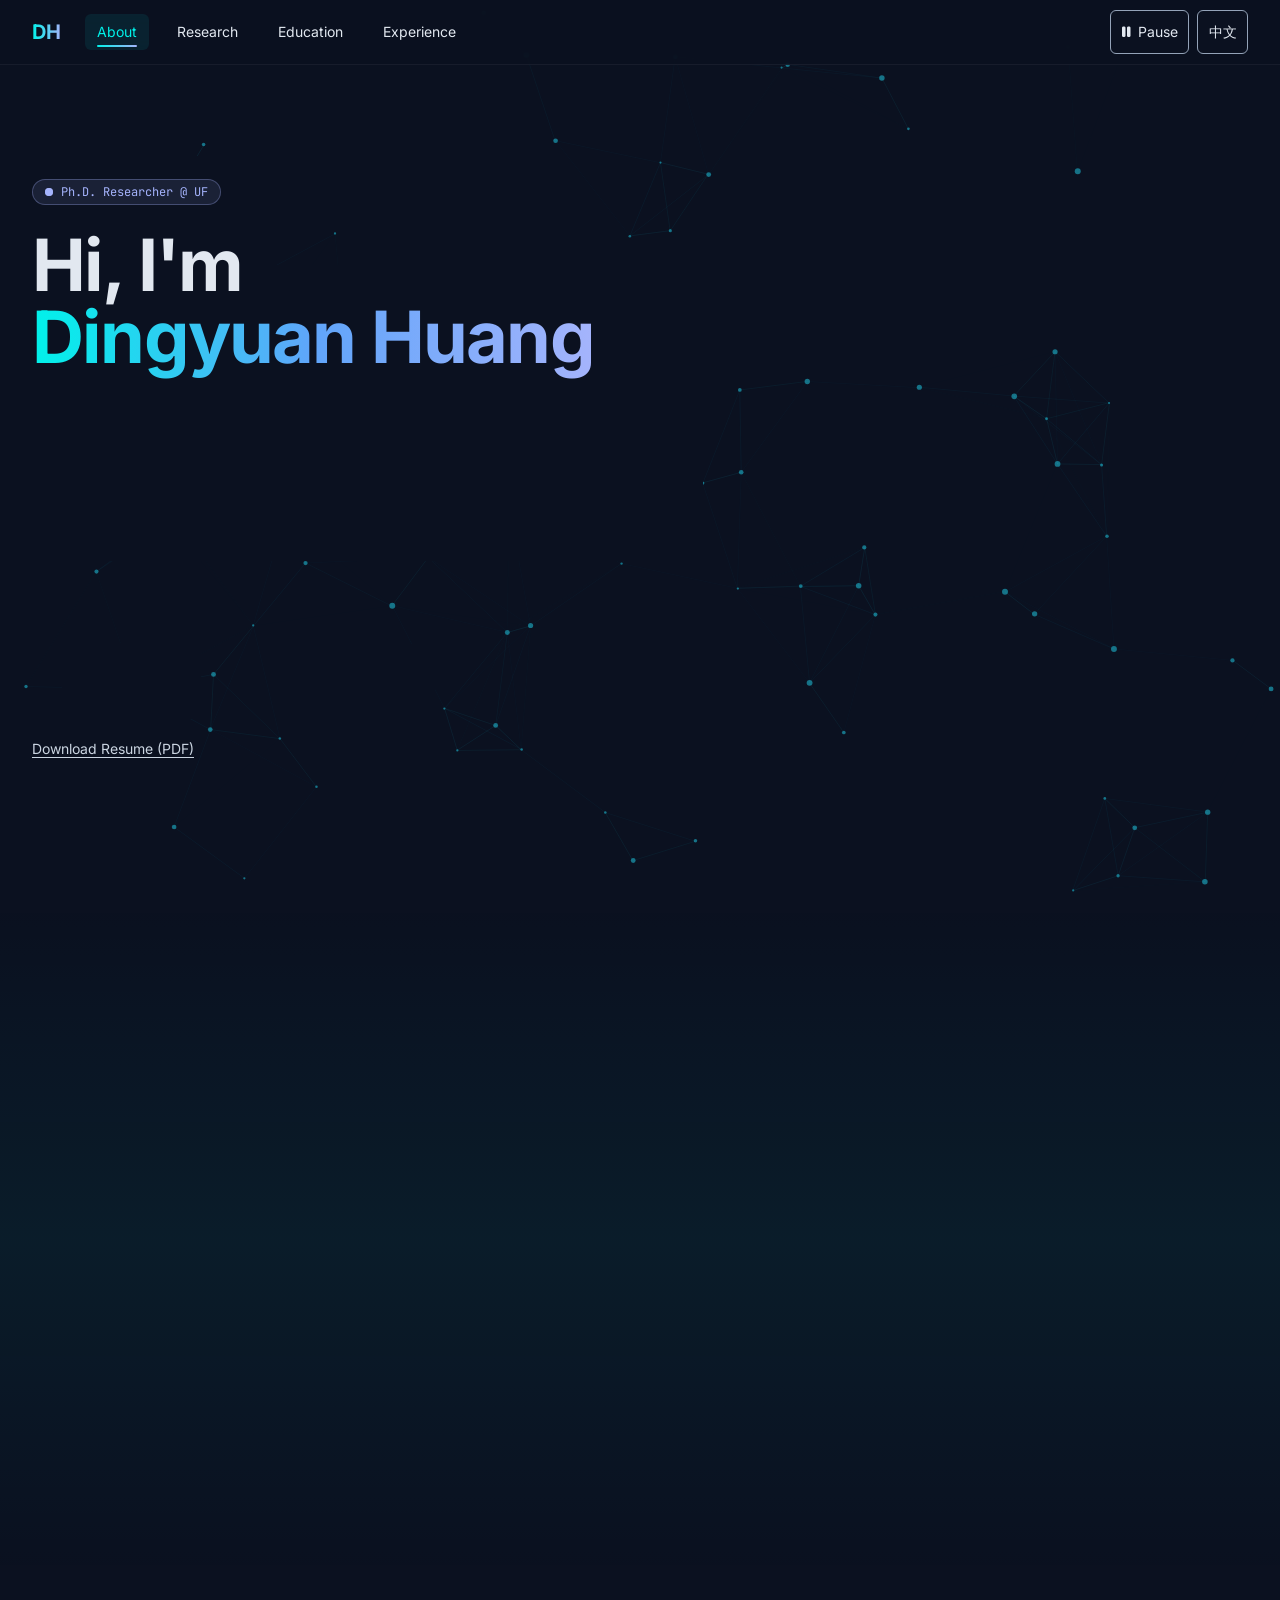
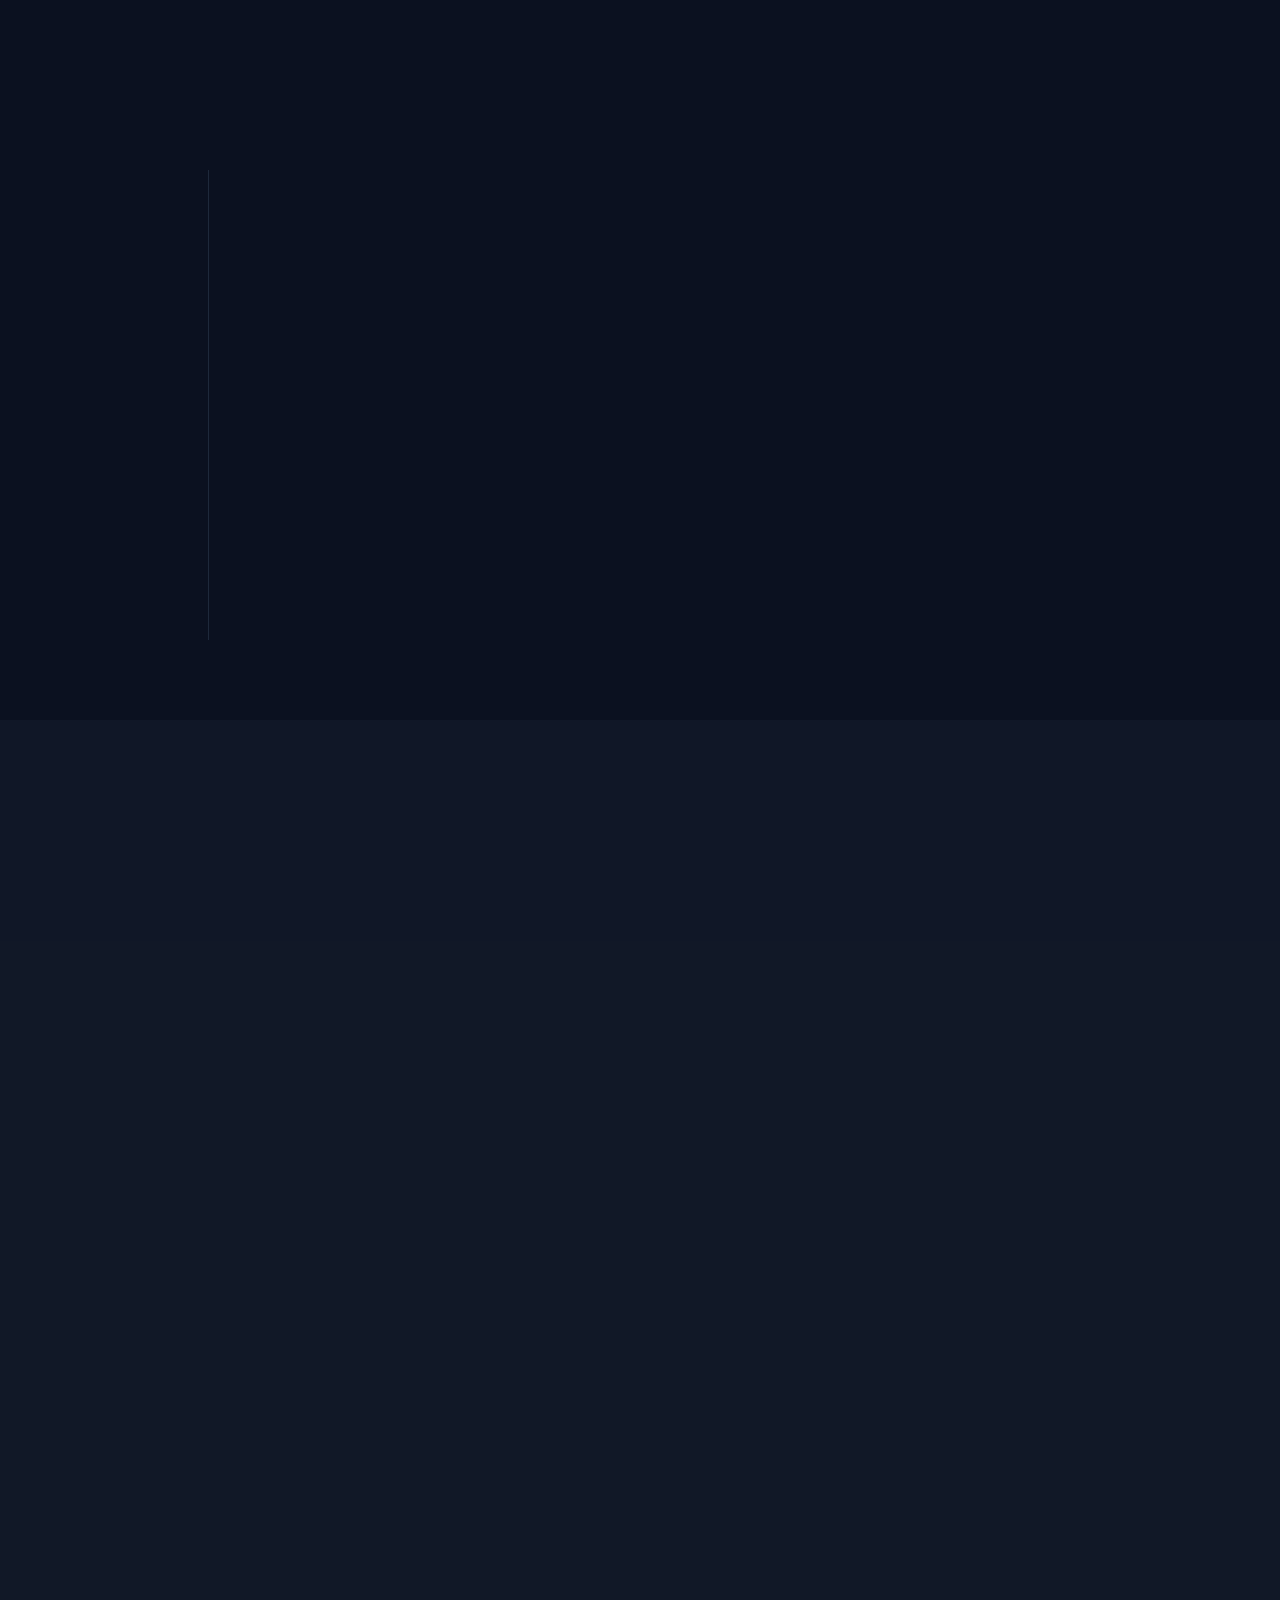
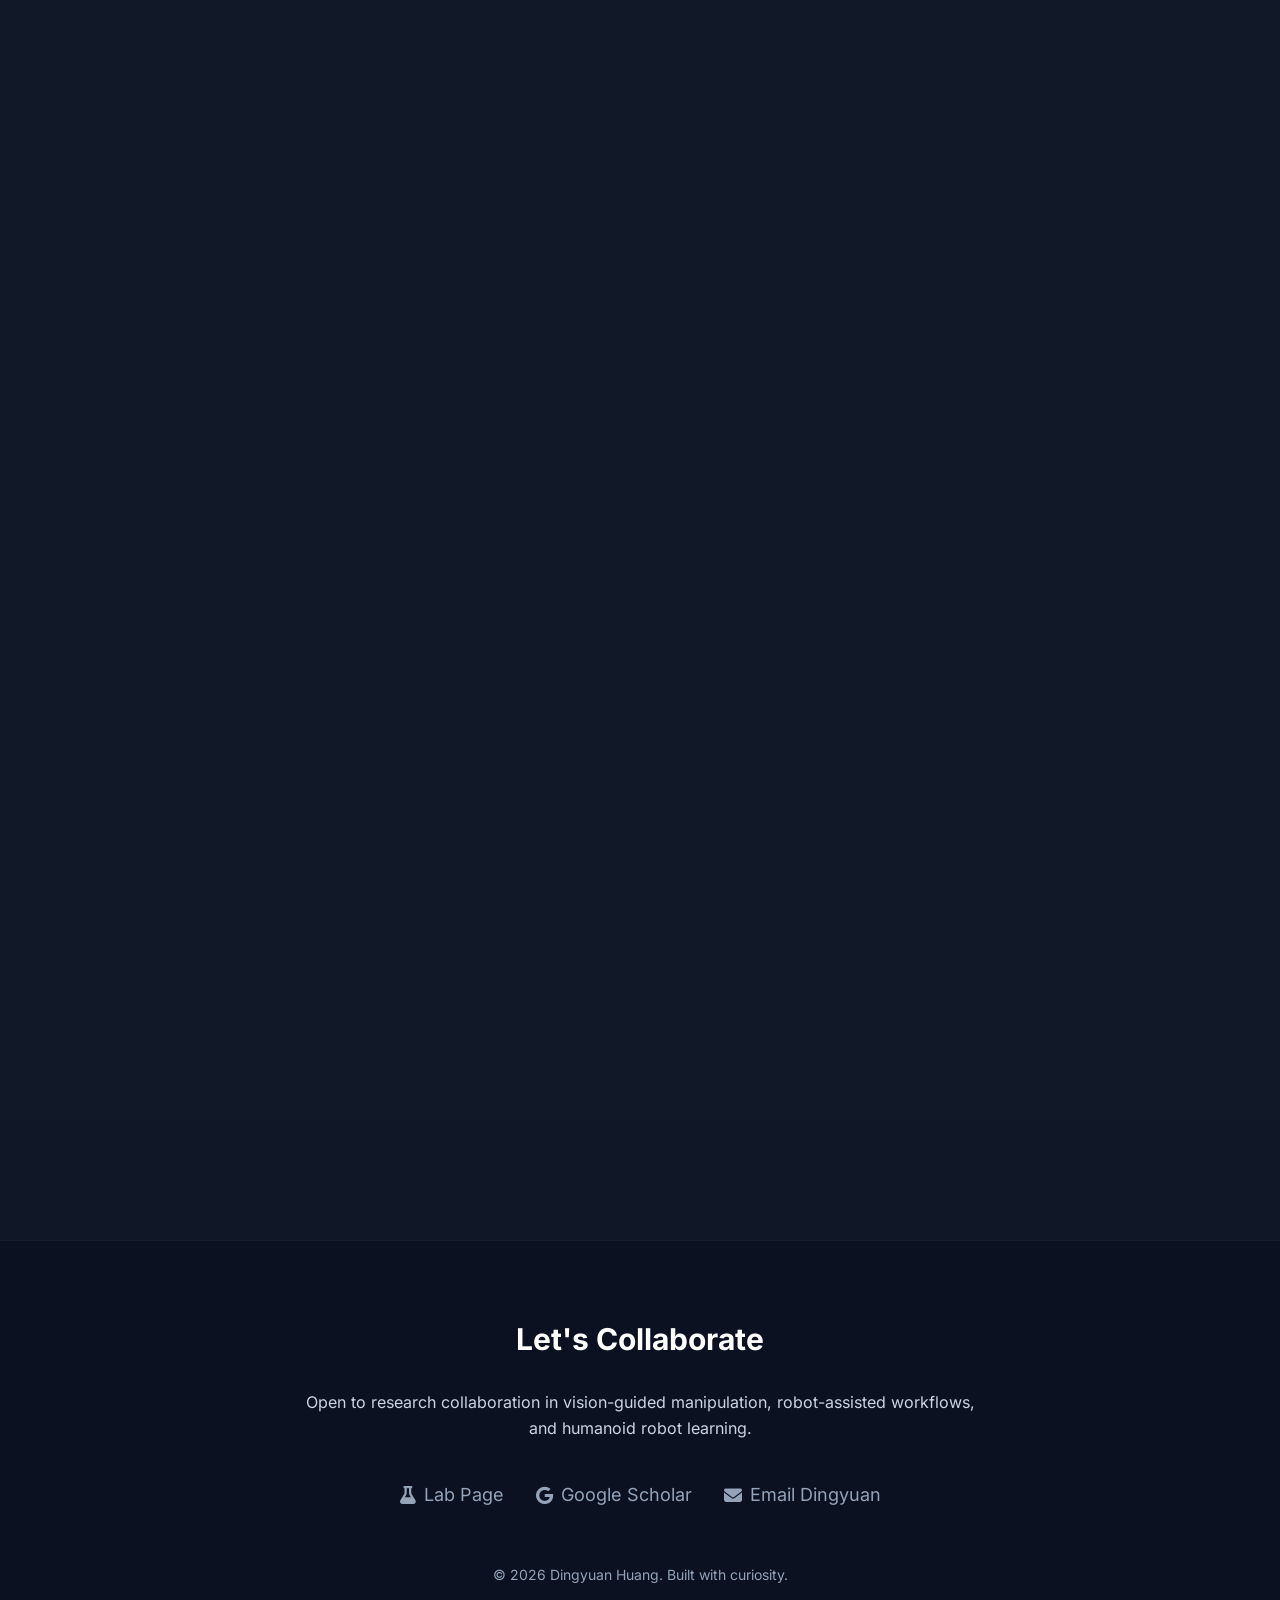
<file: index.html>
<!DOCTYPE html>

<html data-motion="paused" lang="en">
<head>
<meta charset="utf-8"/>
<meta content="width=device-width, initial-scale=1.0" name="viewport"/>
<title>Dingyuan Huang | Robotics &amp; AI Research</title>
<link href="assets/fonts.css" rel="stylesheet"/>
<!-- Font Awesome for Icons -->
<link href="assets/fontawesome.css" rel="stylesheet"/>
<meta content="Dingyuan Huang researches robot perception, manipulation, human–robot interaction, and embodied intelligence at the University of Florida, with work in dental surgery robotics, humanoid learning, and intelligent manufacturing." name="description"/>
<meta content="#0b1120" name="theme-color"/>
<link href="favicon.ico" rel="icon" sizes="16x16 32x32 48x48" type="image/x-icon"/>
<link href="favicon-96x96.png" rel="icon" sizes="96x96" type="image/png"/>
<link href="apple-touch-icon.png" rel="apple-touch-icon" sizes="180x180"/>
<link href="https://dingyuanhuang.github.io/" rel="canonical"/>
<meta content="profile" property="og:type"/>
<meta content="Dingyuan Huang | Robotics &amp; AI Research" property="og:title"/>
<meta content="Dingyuan Huang researches robot perception, manipulation, human–robot interaction, and embodied intelligence at the University of Florida, with work in dental surgery robotics, humanoid learning, and intelligent manufacturing." property="og:description"/>
<meta content="https://dingyuanhuang.github.io/" property="og:url"/>
<meta content="https://dingyuanhuang.github.io/avatar.jpg" property="og:image"/>
<meta content="Illustrated portrait of Dingyuan Huang" property="og:image:alt"/>
<meta content="en_US" property="og:locale"/>
<meta content="summary" name="twitter:card"/>
<link href="assets/tailwind.css" rel="stylesheet"/><link href="assets/site-custom.css" rel="stylesheet"/>
<script defer="" src="assets/content.js"></script>
<script defer="" src="assets/site.js"></script>
<link href="assets/page-transitions.css" rel="stylesheet"/>
<script defer="" src="assets/page-transitions.js"></script>
</head>
<body class="bg-tech-dark text-tech-text antialiased selection:bg-tech-accent selection:text-tech-dark relative"><a class="skip-link" data-i18n="skip_link" href="#main-content">Skip to main content</a><div aria-atomic="true" aria-live="polite" class="sr-only" id="site-status" role="status"></div>
<!-- Dynamic Background -->
<canvas aria-hidden="true" id="canvas-bg"></canvas>
<!-- Navigation -->
<nav aria-label="Main navigation" class="fixed w-full z-50 top-0 border-b border-white/5 bg-tech-dark/90 backdrop-blur-md" data-i18n-aria="nav_label">
<div class="max-w-7xl mx-auto px-4 sm:px-6 lg:px-8">
<div class="flex items-center justify-between h-16 nav-row">
<a aria-label="DH — Dingyuan Huang, back to introduction" class="flex-shrink-0 group cursor-pointer z-50" data-i18n-aria="home_label" href="#about">
<span class="text-xl font-bold text-transparent bg-clip-text bg-gradient-to-r from-tech-accent to-tech-secondary group-hover:opacity-80 transition-opacity">DH</span>
</a>
<div class="hidden lg:block desktop-nav">
<div class="ml-4 flex items-baseline gap-1 xl:gap-4">
<a class="hover:text-tech-accent px-3 py-2 rounded-md text-sm font-medium transition-colors duration-300" data-i18n="nav_about" href="#about">About</a>
<a class="hover:text-tech-accent px-3 py-2 rounded-md text-sm font-medium transition-colors duration-300" data-i18n="nav_research" href="#research">Research</a>
<a class="hover:text-tech-accent px-3 py-2 rounded-md text-sm font-medium transition-colors duration-300" data-i18n="nav_education" href="#education">Education</a>
<a class="hover:text-tech-accent px-3 py-2 rounded-md text-sm font-medium transition-colors duration-300" data-i18n="nav_projects" href="#projects">Experience</a>
</div>
</div>
<div class="flex items-center gap-2 nav-controls">
<button aria-label="Pause animations" class="nav-control" hidden="" id="motionToggle" type="button"><i aria-hidden="true" class="fa-solid fa-pause"></i><span>Pause</span></button><button aria-label="切换到中文 / Switch to Chinese" class="nav-control" hidden="" id="langToggle" type="button"><span lang="zh-Hans">中文</span></button>
<div class="lg:hidden">
<button aria-controls="mobile-menu" aria-expanded="false" aria-label="Open navigation menu" class="nav-control" hidden="" id="mobile-menu-btn" type="button">
<i aria-hidden="true" class="fa-solid fa-bars text-2xl"></i>
</button>
</div>
</div>
</div>
</div>
<div class="lg:hidden bg-tech-dark border-b border-white/10" id="mobile-menu">
<div class="px-4 pt-2 pb-6 space-y-1">
<a class="mobile-link block px-3 py-3 rounded-md text-base font-medium text-slate-300 hover:text-white hover:bg-white/5" data-i18n="nav_about" href="#about">About</a>
<a class="mobile-link block px-3 py-3 rounded-md text-base font-medium text-slate-300 hover:text-white hover:bg-white/5" data-i18n="nav_research" href="#research">Research</a>
<a class="mobile-link block px-3 py-3 rounded-md text-base font-medium text-slate-300 hover:text-white hover:bg-white/5" data-i18n="nav_education" href="#education">Education</a>
<a class="mobile-link block px-3 py-3 rounded-md text-base font-medium text-slate-300 hover:text-white hover:bg-white/5" data-i18n="nav_projects" href="#projects">Experience</a>
</div>
</div>
</nav><main id="main-content" tabindex="-1"><section aria-labelledby="about-heading" class="pt-28 pb-12 md:pt-32 md:pb-20 px-4 sm:px-6 lg:px-8 max-w-7xl mx-auto min-h-screen flex items-center" id="about" tabindex="-1">
<div class="lg:grid lg:grid-cols-12 lg:gap-16 items-center w-full">
<!-- Text Content -->
<div class="lg:col-span-7 text-center lg:text-left mb-12 lg:mb-0 relative z-10">
<div class="inline-flex items-center px-3 py-1 rounded-full border border-tech-secondary/30 bg-tech-secondary/10 text-tech-secondary text-xs font-mono mb-6 reveal">
<span class="relative flex h-2 w-2 mr-2">
<span class="animate-pulse absolute inline-flex h-full w-full rounded-full bg-tech-secondary opacity-75"></span>
<span class="relative inline-flex rounded-full h-2 w-2 bg-tech-secondary"></span>
</span>
<span data-i18n="status">Ph.D. Researcher @ UF</span>
</div>
<h1 class="text-4xl sm:text-5xl md:text-6xl lg:text-7xl font-bold tracking-tight mb-6 reveal" id="about-heading" style="transition-delay: 100ms;">
<span data-i18n="greeting">Hi, I'm</span> <br/>
<span class="text-transparent bg-clip-text bg-gradient-to-r from-tech-accent via-blue-400 to-tech-secondary" id="typewriter-name">Dingyuan Huang</span>
</h1>
<p class="text-base sm:text-lg text-slate-400 mb-8 max-w-2xl mx-auto lg:mx-0 leading-relaxed reveal" data-i18n="bio" data-i18n-html="" style="transition-delay: 200ms;">My research connects <strong>robot perception, manipulation, human–robot interaction, and embodied intelligence</strong>. As a Ph.D. researcher at the University of Florida, I develop robotic systems that translate visual observations into physical actions, with applications in medical assistance and intelligent manufacturing. My work also includes humanoid robot learning.</p>
<!-- Social Links -->
<div class="flex justify-center lg:justify-start space-x-4 sm:space-x-5 mb-10 reveal" style="transition-delay: 300ms;">
<a aria-label="Dingyuan Huang on GitHub" class="h-10 w-10 sm:h-12 sm:w-12 rounded-full border border-slate-700 bg-slate-800/50 flex items-center justify-center hover:border-tech-accent hover:text-tech-accent hover:shadow-[0_0_15px_rgba(34,211,238,0.3)] transition-all duration-300 social-link" data-i18n-aria="github_label" href="https://github.com/DingyuanHuang">
<i aria-hidden="true" class="fa-brands fa-github text-lg sm:text-xl"></i>
</a>
<a aria-label="Dingyuan Huang on LinkedIn" class="h-10 w-10 sm:h-12 sm:w-12 rounded-full border border-slate-700 bg-slate-800/50 flex items-center justify-center hover:border-blue-500 hover:text-blue-400 hover:shadow-[0_0_15px_rgba(59,130,246,0.3)] transition-all duration-300 social-link" data-i18n-aria="linkedin_label" href="https://www.linkedin.com/in/dingyuan-huang-0322b0326/">
<i aria-hidden="true" class="fa-brands fa-linkedin-in text-lg sm:text-xl"></i>
</a>
<a aria-label="Dingyuan Huang on Google Scholar" class="h-10 w-10 sm:h-12 sm:w-12 rounded-full border border-slate-700 bg-slate-800/50 flex items-center justify-center hover:border-white hover:text-white hover:shadow-[0_0_15px_rgba(255,255,255,0.3)] transition-all duration-300 social-link" data-i18n-aria="scholar_label" href="https://scholar.google.com/citations?user=oKErA34AAAAJ&amp;hl=en">
<i aria-hidden="true" class="fa-solid fa-graduation-cap text-lg sm:text-xl"></i>
</a>
<a aria-label="Email Dingyuan Huang" class="h-10 w-10 sm:h-12 sm:w-12 rounded-full border border-slate-700 bg-slate-800/50 flex items-center justify-center hover:border-emerald-500 hover:text-emerald-300 hover:shadow-[0_0_15px_rgba(16,185,129,0.3)] transition-all duration-300 social-link" data-i18n-aria="email_label" href="mailto:dingyuanhuang@ufl.edu">
<i aria-hidden="true" class="fa-solid fa-envelope text-lg sm:text-xl"></i>
</a>
</div>
<div class="flex flex-col sm:flex-row gap-4 justify-center lg:justify-start reveal" style="transition-delay: 400ms;">
<a class="group relative px-8 py-3 bg-tech-accent text-tech-dark font-bold rounded overflow-hidden transition-all hover:scale-105 text-center work-link" href="#projects">
<div aria-hidden="true" class="shimmer absolute inset-0 w-full h-full bg-gradient-to-r from-transparent via-white/30 to-transparent -translate-x-full"></div>
<span data-i18n="btn_work">Explore My Work</span>
</a>
<a class="relative z-20 px-8 py-3 border border-slate-600 rounded text-slate-300 font-medium hover:border-tech-accent hover:text-tech-accent transition-all hover:shadow-[0_0_20px_rgba(34,211,238,0.15)] w-full sm:w-auto text-center flex items-center justify-center" data-i18n="btn_cv" href="resume.html">View Online Resume</a>
</div><p class="mt-5 text-sm text-slate-300 text-center lg:text-left"><a class="text-link hover:text-tech-accent inline-flex items-center min-h-11" data-i18n="download_pdf" download="Dingyuan-Huang-Resume.pdf" href="Resume.pdf">Download Resume (PDF)</a></p>
</div>
<!-- Avatar/Visual -->
<div class="lg:col-span-5 relative group reveal avatar-frame" style="transition-delay: 500ms;"><div aria-hidden="true" class="avatar-orbits"><div aria-hidden="true" class="avatar-ring"></div><div aria-hidden="true" class="avatar-ring inner"></div></div>
<div class="relative rounded-2xl overflow-hidden aspect-square flex items-center justify-center border border-slate-700/50 bg-slate-900/50 backdrop-blur-sm animate-float mx-auto max-w-sm lg:max-w-full">
<picture><source srcset="assets/avatar.webp" type="image/webp"/><img alt="Illustrated portrait of Dingyuan Huang" class="object-cover w-full h-full transition-opacity duration-500 hover:scale-105 transform" data-i18n-alt="portrait_alt" decoding="async" fetchpriority="high" height="983" src="avatar.jpg" width="1200"/></picture>
<div class="absolute bottom-6 left-6 glass-panel px-4 py-3 rounded-xl flex items-center gap-3 border-l-4 border-tech-accent">
<div class="flex flex-col">
<span class="text-xs font-mono text-tech-accent uppercase tracking-wider" data-i18n="current_status">Current Status</span>
<span class="text-sm font-bold text-white" data-i18n="phd_progress">Ph.D. in Progress</span>
</div>
</div>
</div>
</div>
</div>
</section><section aria-labelledby="research-heading" class="py-12 md:py-20 relative" id="research" tabindex="-1">
<div class="absolute inset-0 bg-gradient-to-b from-transparent via-tech-accent/5 to-transparent pointer-events-none"></div>
<div class="max-w-7xl mx-auto px-4 sm:px-6 lg:px-8 relative z-10">
<div class="text-center mb-12 md:mb-20 reveal">
<h2 class="text-3xl md:text-4xl font-bold mb-4" data-i18n="research_title" id="research-heading">Research Focus</h2>
<div class="flex justify-center gap-2">
<div class="h-1 w-2 bg-tech-accent rounded-full"></div>
<div class="h-1 w-20 bg-gradient-to-r from-tech-accent to-tech-secondary rounded-full"></div>
<div class="h-1 w-2 bg-tech-secondary rounded-full"></div>
</div>
</div>
<div class="grid md:grid-cols-3 gap-6 md:gap-8">
<div class="glass-panel p-6 md:p-8 rounded-2xl group reveal">
<div class="relative h-14 w-14 mb-6 md:mb-8">
<div class="absolute inset-0 bg-blue-500/20 rounded-xl rotate-6 group-hover:rotate-12 transition-transform"></div>
<div class="absolute inset-0 bg-tech-dark border border-blue-500/30 rounded-xl flex items-center justify-center text-blue-400">
<i aria-hidden="true" class="fa-solid fa-brain text-2xl"></i>
</div>
</div>
<h3 class="text-xl md:text-2xl font-bold mb-3 md:mb-4 text-white" data-i18n="area_dl">Visual Perception for Robotic Action</h3>
<p class="text-slate-400 text-sm md:text-base leading-relaxed" data-i18n="desc_dl">Connecting visual recognition with physical action through 3D target localization, grasp guidance, and action verification. This work builds on experience in object recognition and medical image classification.</p>
</div>
<div class="glass-panel p-6 md:p-8 rounded-2xl group reveal" style="transition-delay: 100ms;">
<div class="relative h-14 w-14 mb-6 md:mb-8">
<div class="absolute inset-0 bg-tech-accent/20 rounded-xl -rotate-3 group-hover:-rotate-6 transition-transform"></div>
<div class="absolute inset-0 bg-tech-dark border border-tech-accent/30 rounded-xl flex items-center justify-center text-tech-accent">
<i aria-hidden="true" class="fa-solid fa-robot text-2xl"></i>
</div>
</div>
<h3 class="text-xl md:text-2xl font-bold mb-3 md:mb-4 text-white" data-i18n="area_robotics">Sensor-Guided Manipulation</h3>
<p class="text-slate-400 text-sm md:text-base leading-relaxed" data-i18n="desc_robotics">Combining motion planning, end-effector control, and force and tactile feedback for physical manipulation. My work spans modular robot platforms, teleoperation, and the integration of perception with hardware execution.</p>
</div>
<div class="glass-panel p-6 md:p-8 rounded-2xl group reveal" style="transition-delay: 200ms;">
<div class="relative h-14 w-14 mb-6 md:mb-8">
<div class="absolute inset-0 bg-purple-500/20 rounded-xl rotate-3 group-hover:rotate-6 transition-transform"></div>
<div class="absolute inset-0 bg-tech-dark border border-purple-500/30 rounded-xl flex items-center justify-center text-purple-400">
<i aria-hidden="true" class="fa-solid fa-network-wired text-2xl"></i>
</div>
</div>
<h3 class="text-xl md:text-2xl font-bold mb-3 md:mb-4 text-white" data-i18n="area_vla">Humanoid Learning &amp; Embodied Intelligence</h3>
<p class="text-slate-400 text-sm md:text-base leading-relaxed" data-i18n="desc_vla">Exploring vision–language–action models, imitation learning, and reinforcement learning for humanoid robot behavior. Contributing as a co-author to JIC 2026 and HOIST 2026 research in this area.</p>
</div>
</div>
</div>
</section><section aria-labelledby="education-heading" class="py-12 md:py-20" id="education" tabindex="-1">
<div class="max-w-5xl mx-auto px-4 sm:px-6 lg:px-8">
<div class="flex items-center mb-12 md:mb-16 reveal">
<div class="h-8 md:h-12 w-1 bg-tech-accent mr-4 md:mr-6 rounded-full"></div>
<h2 class="text-3xl md:text-4xl font-bold" data-i18n="edu_title" id="education-heading">Academic Journey</h2>
</div>
<div class="space-y-8 relative before:absolute before:left-4 md:before:left-12 before:top-0 before:h-full before:w-px before:bg-slate-800 before:content-['']">
<!-- Ph.D. (Current) -->
<div class="relative pl-12 md:pl-24 reveal">
<div class="absolute left-2 md:left-10 top-6 w-4 h-4 bg-tech-dark border-4 border-tech-accent rounded-full z-10 shadow-[0_0_10px_#22d3ee]"></div>
<div class="glass-panel p-6 md:p-8 rounded-2xl border-l-4 border-l-tech-accent">
<div class="flex flex-col md:flex-row justify-between items-start md:items-center mb-4">
<div class="flex items-center gap-4 education-school">
<div aria-hidden="true" class="w-12 h-12 bg-white rounded-lg p-1 flex items-center justify-center">
<span aria-hidden="true" class="bg-orange-500 text-white font-bold w-full h-full flex items-center justify-center rounded">UF</span>
</div>
<div>
<h3 class="text-xl md:text-2xl font-bold text-white" data-i18n="school_uf">University of Florida</h3>
<p class="text-tech-accent font-mono text-xs md:text-sm"><time datetime="2026-01">01/2026</time> – <span data-i18n="present">Present</span></p>
</div>
</div>
<span class="mt-3 md:mt-0 px-3 py-1 rounded-full bg-tech-accent/10 text-tech-accent text-xs md:text-xs font-bold border border-tech-accent/20 self-start md:self-auto" data-i18n="in_progress">IN PROGRESS</span>
</div>
<div class="space-y-2">
<div class="flex items-start gap-2">
<i aria-hidden="true" class="fa-solid fa-angle-right text-slate-400 mt-1.5"></i>
<p class="text-base md:text-lg text-slate-200 font-medium" data-i18n="degree_phd">Ph.D. in Civil and Coastal Engineering</p>
</div>
</div>
</div>
</div>
<!-- MS ECE (Completed) -->
<div class="relative pl-12 md:pl-24 reveal" style="transition-delay: 100ms;">
<div aria-hidden="true" class="timeline-dot"></div>
<div class="glass-panel p-6 rounded-2xl hover:opacity-100 transition-opacity">
<div class="flex flex-col md:flex-row justify-between items-start md:items-center mb-2">
<h3 class="text-lg md:text-xl font-bold text-white" data-i18n="school_uf">University of Florida</h3>
<span class="text-slate-400 font-mono text-xs md:text-sm"><time datetime="2024-08">08/2024</time> – <time datetime="2025-12">12/2025</time></span>
</div>
<p class="text-slate-300 mb-1 text-sm md:text-base" data-i18n="degree_msece">M.S. in Electrical and Computer Engineering</p>
<p class="text-slate-400 text-xs md:text-xs uppercase tracking-wider" data-i18n="completed">Completed</p>
</div>
</div>
<!-- Bachelor (Completed) -->
<div class="relative pl-12 md:pl-24 reveal" style="transition-delay: 200ms;">
<div aria-hidden="true" class="timeline-dot"></div>
<div class="glass-panel p-6 rounded-2xl hover:opacity-100 transition-opacity">
<div class="flex flex-col md:flex-row justify-between items-start md:items-center mb-2">
<h3 class="text-lg md:text-xl font-bold text-white" data-i18n="school_csu">Central South University</h3>
<span class="text-slate-400 font-mono text-xs md:text-sm"><time datetime="2019-09">09/2019</time> – <time datetime="2023-06">06/2023</time></span>
</div>
<p class="text-slate-300 mb-1 text-sm md:text-base" data-i18n="degree_csu">B.E. in Mechanical Manufacture and Automation</p>
</div>
</div>
</div>
</div>
</section><section aria-labelledby="projects-heading" class="py-12 md:py-20 bg-tech-surface/30" id="projects" tabindex="-1">
<div class="max-w-7xl mx-auto px-4 sm:px-6 lg:px-8">
<div class="flex flex-col md:flex-row md:items-end justify-between mb-12 md:mb-16 reveal">
<div>
<h2 class="text-3xl md:text-4xl font-bold mb-2" data-i18n="exp_title" id="projects-heading">Research &amp; Engineering Experience</h2>
<p class="text-slate-400 text-sm md:text-base" data-i18n="exp_subtitle">Research and engineering across robotic assistance, robot learning, visual recognition, and manufacturing automation.</p>
</div>
<div class="mt-4 md:mt-0 flex gap-2 flex-wrap"><span class="px-3 py-1 rounded bg-slate-800 text-slate-300 text-xs border border-slate-700" data-i18n="tag_manipulation">Robot Manipulation</span><span class="px-3 py-1 rounded bg-slate-800 text-slate-300 text-xs border border-slate-700" data-i18n="tag_perception">Visual Perception</span><span class="px-3 py-1 rounded bg-slate-800 text-slate-300 text-xs border border-slate-700" data-i18n="tag_robot_learning">Robot Learning</span><span class="px-3 py-1 rounded bg-slate-800 text-slate-300 text-xs border border-slate-700" data-i18n="tag_human_robot_interaction">Human–Robot Interaction</span></div>
</div>
<div class="grid md:grid-cols-2 gap-6">
<!-- Exp 1 -->
<article class="glass-panel p-6 md:p-8 rounded-2xl md:col-span-2 reveal relative overflow-hidden">
<div class="absolute top-0 right-0 p-4 opacity-10 text-8xl md:text-9xl text-white pointer-events-none">
<i aria-hidden="true" class="fa-solid fa-robot"></i>
</div>
<div class="relative z-10">
<div class="flex justify-between items-start mb-4">
<div>
<h3 class="text-xl md:text-2xl font-bold text-white" data-i18n="role_dreamx">Robot Manipulation &amp; Systems Integration</h3>
<p class="text-tech-accent text-xs md:text-sm font-mono mt-1"><span data-i18n="org_dreamx">Research Assistant · DreamX Lab, University of Florida</span><br/><time datetime="2025-04">04/2025</time> – <span data-i18n="present">Present</span></p>
</div>
</div>
<ul class="space-y-3 text-slate-300 mb-6 text-sm md:text-base"><li class="flex items-start gap-3"><i aria-hidden="true" class="fa-solid fa-check text-tech-accent mt-1.5 text-xs"></i><span data-i18n="desc_dreamx_1">Develop integrated experimental systems that connect visual perception, motion control, and manipulation across industrial arms, research manipulators, and humanoid platforms.</span></li><li class="flex items-start gap-3"><i aria-hidden="true" class="fa-solid fa-check text-tech-accent mt-1.5 text-xs"></i><span data-i18n="desc_dreamx_2">Engineer motion-planning, grasping, and teleoperation interfaces that connect perception and sensor feedback with physical robot execution.</span></li><li class="flex items-start gap-3"><i aria-hidden="true" class="fa-solid fa-check text-tech-accent mt-1.5 text-xs"></i><span data-i18n="desc_dreamx_3">Built a modular, relocatable robotic workstation to support automation and precision-manipulation experiments.</span></li><li class="flex items-start gap-3"><i aria-hidden="true" class="fa-solid fa-check text-tech-accent mt-1.5 text-xs"></i><span data-i18n="desc_dreamx_4">Integrated force and tactile sensing with robotic gripping to support feedback-informed manipulation experiments and experimental data collection.</span></li></ul><div class="flex gap-2 flex-wrap"><span class="px-2 py-1 text-xs rounded bg-blue-500/10 text-blue-400 border border-blue-500/20" data-i18n="tag_systems">Robotic Systems Integration</span><span class="px-2 py-1 text-xs rounded bg-blue-500/10 text-blue-400 border border-blue-500/20" data-i18n="tag_sensor_manipulation">Sensor-Guided Manipulation</span></div>
</div>
</article><article class="glass-panel p-6 md:p-8 rounded-2xl reveal md:col-span-2">
<h3 class="text-xl md:text-2xl font-bold text-white mb-1" data-i18n="role_orthodontic">Vision-Guided Robotics for Dental Surgery</h3>
<p class="text-tech-accent text-xs md:text-sm font-mono mb-4"><span data-i18n="org_orthodontic">Robotics Researcher · University of Florida</span><br/><time datetime="2025">2025</time> – <span data-i18n="present">Present</span></p>
<ul class="space-y-3 text-slate-300 mb-6 text-sm md:text-base"><li class="flex items-start gap-3"><i aria-hidden="true" class="fa-solid fa-check text-tech-accent mt-1.5 text-xs"></i><span data-i18n="desc_orthodontic_1">Developed a vision-guided robotic system for dental surgical assistance.</span></li><li class="flex items-start gap-3"><i aria-hidden="true" class="fa-solid fa-check text-tech-accent mt-1.5 text-xs"></i><span data-i18n="desc_orthodontic_2">Supports instrument preparation and delivery for orthodontic procedures, voice interaction, and AI agent assistance.</span></li></ul><div class="flex gap-2 flex-wrap"><span class="px-2 py-1 text-xs rounded bg-blue-500/10 text-blue-400 border border-blue-500/20" data-i18n="tag_medical_robotics">Medical Robotics</span><span class="px-2 py-1 text-xs rounded bg-blue-500/10 text-blue-400 border border-blue-500/20" data-i18n="tag_vision_manipulation">Vision-Guided Manipulation</span><span class="px-2 py-1 text-xs rounded bg-blue-500/10 text-blue-400 border border-blue-500/20" data-i18n="tag_robot_tool_use">Robotic Tool Use</span></div>
</article><article class="glass-panel p-6 md:p-8 rounded-2xl reveal">
<h3 class="text-lg md:text-xl font-bold text-white mb-1" data-i18n="role_humanoid">Humanoid Learning &amp; Embodied Intelligence</h3>
<p class="text-slate-400 text-xs md:text-sm font-mono mb-4" data-i18n="org_humanoid">Co-author · JIC 2026 &amp; HOIST 2026</p>
<ul class="space-y-3 text-slate-300 mb-6 text-sm md:text-base"><li class="flex items-start gap-3"><i aria-hidden="true" class="fa-solid fa-check text-tech-accent mt-1.5 text-xs"></i><span data-i18n="desc_humanoid_1">Co-authored research on humanoid robot learning spanning vision–language–action models, imitation learning, and reinforcement learning.</span></li></ul><div class="flex gap-2 flex-wrap"><span class="px-2 py-1 text-xs rounded bg-purple-500/10 text-purple-300 border border-purple-500/20" data-i18n="tag_vla">Vision–Language–Action</span><span class="px-2 py-1 text-xs rounded bg-purple-500/10 text-purple-300 border border-purple-500/20" data-i18n="tag_imitation">Imitation Learning</span><span class="px-2 py-1 text-xs rounded bg-purple-500/10 text-purple-300 border border-purple-500/20" data-i18n="tag_reinforcement">Reinforcement Learning</span></div>
<div class="project-publications"><p class="publication-label" data-i18n="publications_label">Related publications</p><ul class="publication-list"><li><a class="publication-link" data-publication="jic" href="https://www.sciopen.com/article/10.26599/JIC.2026.9180110" lang="en">Learning humanoid locomotion skills for material handling and transportation in construction sites</a><span class="publication-meta" data-i18n="paper_jic_meta">Journal of Intelligent Construction · 2026</span></li><li><a class="publication-link" data-publication="hoist" href="https://arxiv.org/abs/2606.00252" lang="en">HOIST: Humanoid Optimization with Imitation and Sample-efficient Tuning for Manipulating Suspended Loads</a><span class="publication-meta" data-i18n="paper_hoist_meta">arXiv preprint · 2026</span></li></ul></div></article>
<!-- Exp 2 -->
<article class="glass-panel p-6 md:p-8 rounded-2xl reveal">
<h3 class="text-lg md:text-xl font-bold text-white mb-1" data-i18n="role_intern">Battery Systems Design &amp; Modeling</h3>
<p class="text-slate-400 text-xs md:text-sm font-mono mb-4"><span data-i18n="org_intern">Engineering Intern · Guoxuan New Energy · Hefei, China</span> · <time datetime="2024-03">03/2024</time> – <time datetime="2024-05">05/2024</time></p>
<ul class="space-y-3 text-slate-300 mb-6 text-sm md:text-base"><li class="flex items-start gap-3"><i aria-hidden="true" class="fa-solid fa-check text-tech-accent mt-1.5 text-xs"></i><span data-i18n="desc_intern_1">Contributed to battery-management control-board design through component selection, circuit optimization, and engineering drawing review.</span></li><li class="flex items-start gap-3"><i aria-hidden="true" class="fa-solid fa-check text-tech-accent mt-1.5 text-xs"></i><span data-i18n="desc_intern_2">Developed battery-performance models across operating loads to analyze system behavior and inform control-strategy evaluation.</span></li><li class="flex items-start gap-3"><i aria-hidden="true" class="fa-solid fa-check text-tech-accent mt-1.5 text-xs"></i><span data-i18n="desc_intern_3">Worked with mechanical engineers on structural and thermal solutions for the battery-management system, connecting circuit design with physical integration.</span></li></ul>
<div class="flex gap-2 flex-wrap"><span class="px-2 py-1 text-xs rounded bg-emerald-500/10 text-emerald-400 border border-emerald-500/20" data-i18n="tag_battery_modeling">Battery System Modeling</span><span class="px-2 py-1 text-xs rounded bg-emerald-500/10 text-emerald-400 border border-emerald-500/20" data-i18n="tag_control_evaluation">Control-Strategy Evaluation</span></div>
</article><article class="glass-panel p-6 md:p-8 rounded-2xl reveal">
<h3 class="text-lg md:text-xl font-bold text-white mb-1"><a class="project-title-link" data-i18n="role_oxford" href="https://ace.ewapub.com/article/view/4684">Deep Learning for Visual Recognition</a></h3>
<p class="text-slate-400 text-xs md:text-sm font-mono mb-4"><span data-i18n="org_oxford">Project Team Leader · Supervised by Prof. Alex Rogers, University of Oxford</span><br/><time datetime="2023-02">02/2023</time> – <time datetime="2023-05">05/2023</time></p>
<ul class="space-y-3 text-slate-300 mb-6 text-sm md:text-base"><li class="flex items-start gap-3"><i aria-hidden="true" class="fa-solid fa-check text-tech-accent mt-1.5 text-xs"></i><span data-i18n="desc_oxford_1">Led a waste-recognition project from dataset annotation through model training and iterative refinement, coordinating the team’s research tasks.</span></li><li class="flex items-start gap-3"><i aria-hidden="true" class="fa-solid fa-check text-tech-accent mt-1.5 text-xs"></i><span data-i18n="desc_oxford_2">Independently developed a convolutional neural network for brain-tumor image classification, extending the work from object recognition to medical image analysis.</span></li><li class="flex items-start gap-3"><i aria-hidden="true" class="fa-solid fa-check text-tech-accent mt-1.5 text-xs"></i><span data-i18n="desc_oxford_3">Independently authored a paper on the classification model, published in the proceedings of the International Conference on Computing and Data Science (CONF-CDS 2023).</span></li></ul>
<div class="flex gap-2 flex-wrap"><span class="px-2 py-1 text-xs rounded bg-blue-500/10 text-blue-400 border border-blue-500/20" data-i18n="tag_visual_recognition">Visual Recognition</span><span class="px-2 py-1 text-xs rounded bg-blue-500/10 text-blue-400 border border-blue-500/20" data-i18n="tag_medical_imaging">Medical Image Classification</span><span class="px-2 py-1 text-xs rounded bg-blue-500/10 text-blue-400 border border-blue-500/20" data-i18n="paper_badge">Paper Published · CONF-CDS 2023</span></div>
<div class="project-publications"><p class="publication-label" data-i18n="publications_label">Related publications</p><ul class="publication-list"><li><a class="publication-link" data-publication="brain" href="https://ace.ewapub.com/article/view/4684" lang="en">Edge impulse-based convolutional neural network for brain tumor classification</a><span class="publication-meta" data-i18n="paper_brain_meta">CONF-CDS 2023 · Applied and Computational Engineering</span></li></ul></div></article>
<!-- Exp 3 -->
<article class="glass-panel p-6 md:p-8 rounded-2xl reveal">
<h3 class="text-lg md:text-xl font-bold text-white mb-1" data-i18n="role_rwth">Intelligent Manufacturing &amp; Industrial Automation</h3>
<p class="text-slate-400 text-xs md:text-sm font-mono mb-4"><span data-i18n="org_rwth">Research Course Team Member · RWTH Aachen University</span><br/><time datetime="2022-07">07/2022</time> – <time datetime="2022-08">08/2022</time></p>
<ul class="space-y-3 text-slate-300 mb-6 text-sm md:text-base"><li class="flex items-start gap-3"><i aria-hidden="true" class="fa-solid fa-check text-tech-accent mt-1.5 text-xs"></i><span data-i18n="desc_rwth_1">Co-designed a smart-factory layout and mobile-robot control interface, connecting production planning with robotic material handling.</span></li><li class="flex items-start gap-3"><i aria-hidden="true" class="fa-solid fa-check text-tech-accent mt-1.5 text-xs"></i><span data-i18n="desc_rwth_2">Designed an integrated manufacturing sequence linking material conveying, CNC milling, and unloading on a robot training platform.</span></li><li class="flex items-start gap-3"><i aria-hidden="true" class="fa-solid fa-check text-tech-accent mt-1.5 text-xs"></i><span data-i18n="desc_rwth_3">Translated the manufacturing sequence into PLC control logic and executed the milling workflow under the supervision of Prof. Alexander Mertens.</span></li></ul>
<div class="flex gap-2 flex-wrap"><span class="px-2 py-1 text-xs rounded bg-purple-500/10 text-purple-300 border border-purple-500/20" data-i18n="tag_industrial_automation">Industrial Automation</span><span class="px-2 py-1 text-xs rounded bg-purple-500/10 text-purple-300 border border-purple-500/20" data-i18n="tag_industrial_control">Industrial Control</span></div>
</article></div>
</div>
</section></main>
<!-- Hero Section -->
<!-- Research Interests -->
<!-- Education Section -->
<!-- Experience -->
<!-- Footer -->
<footer aria-labelledby="contact-heading" class="border-t border-white/5 bg-tech-dark pt-12 pb-8 md:pt-20 md:pb-10">
<div class="max-w-7xl mx-auto px-4 text-center">
<h2 class="text-2xl md:text-3xl font-bold text-white mb-6 md:mb-8" data-i18n="contact_title" id="contact-heading">Let's Collaborate</h2><p class="max-w-2xl mx-auto text-slate-300 mb-8 leading-relaxed" data-i18n="contact_description">Open to research collaboration in vision-guided manipulation, robot-assisted workflows, and humanoid robot learning.</p>
<div class="flex flex-col md:flex-row justify-center gap-4 md:gap-8 mb-8 md:mb-12">
<a class="text-slate-400 hover:text-tech-accent transition-colors text-base md:text-lg inline-flex items-center justify-center min-h-11" href="https://dreamxlab.github.io/projects/"><i aria-hidden="true" class="fa-solid fa-flask mr-2"></i> <span data-i18n="lab_page">Lab Page</span></a>
<a class="text-slate-400 hover:text-tech-accent transition-colors text-base md:text-lg inline-flex items-center justify-center min-h-11" href="https://scholar.google.com/citations?user=oKErA34AAAAJ&amp;hl=en"><i aria-hidden="true" class="fa-brands fa-google mr-2"></i> <span data-i18n="scholar_page">Google Scholar</span></a>
<a class="text-slate-400 hover:text-tech-accent transition-colors text-base md:text-lg inline-flex items-center justify-center min-h-11" href="mailto:dingyuanhuang@ufl.edu"><i aria-hidden="true" class="fa-solid fa-envelope mr-2"></i> <span data-i18n="email_link">Email Dingyuan</span></a>
</div>
<p class="text-slate-400 text-xs md:text-sm" data-i18n="credit">© 2026 Dingyuan Huang. Built with curiosity.</p>
</div>
</footer>
<!-- Scripts -->
</body>
</html>
</file>
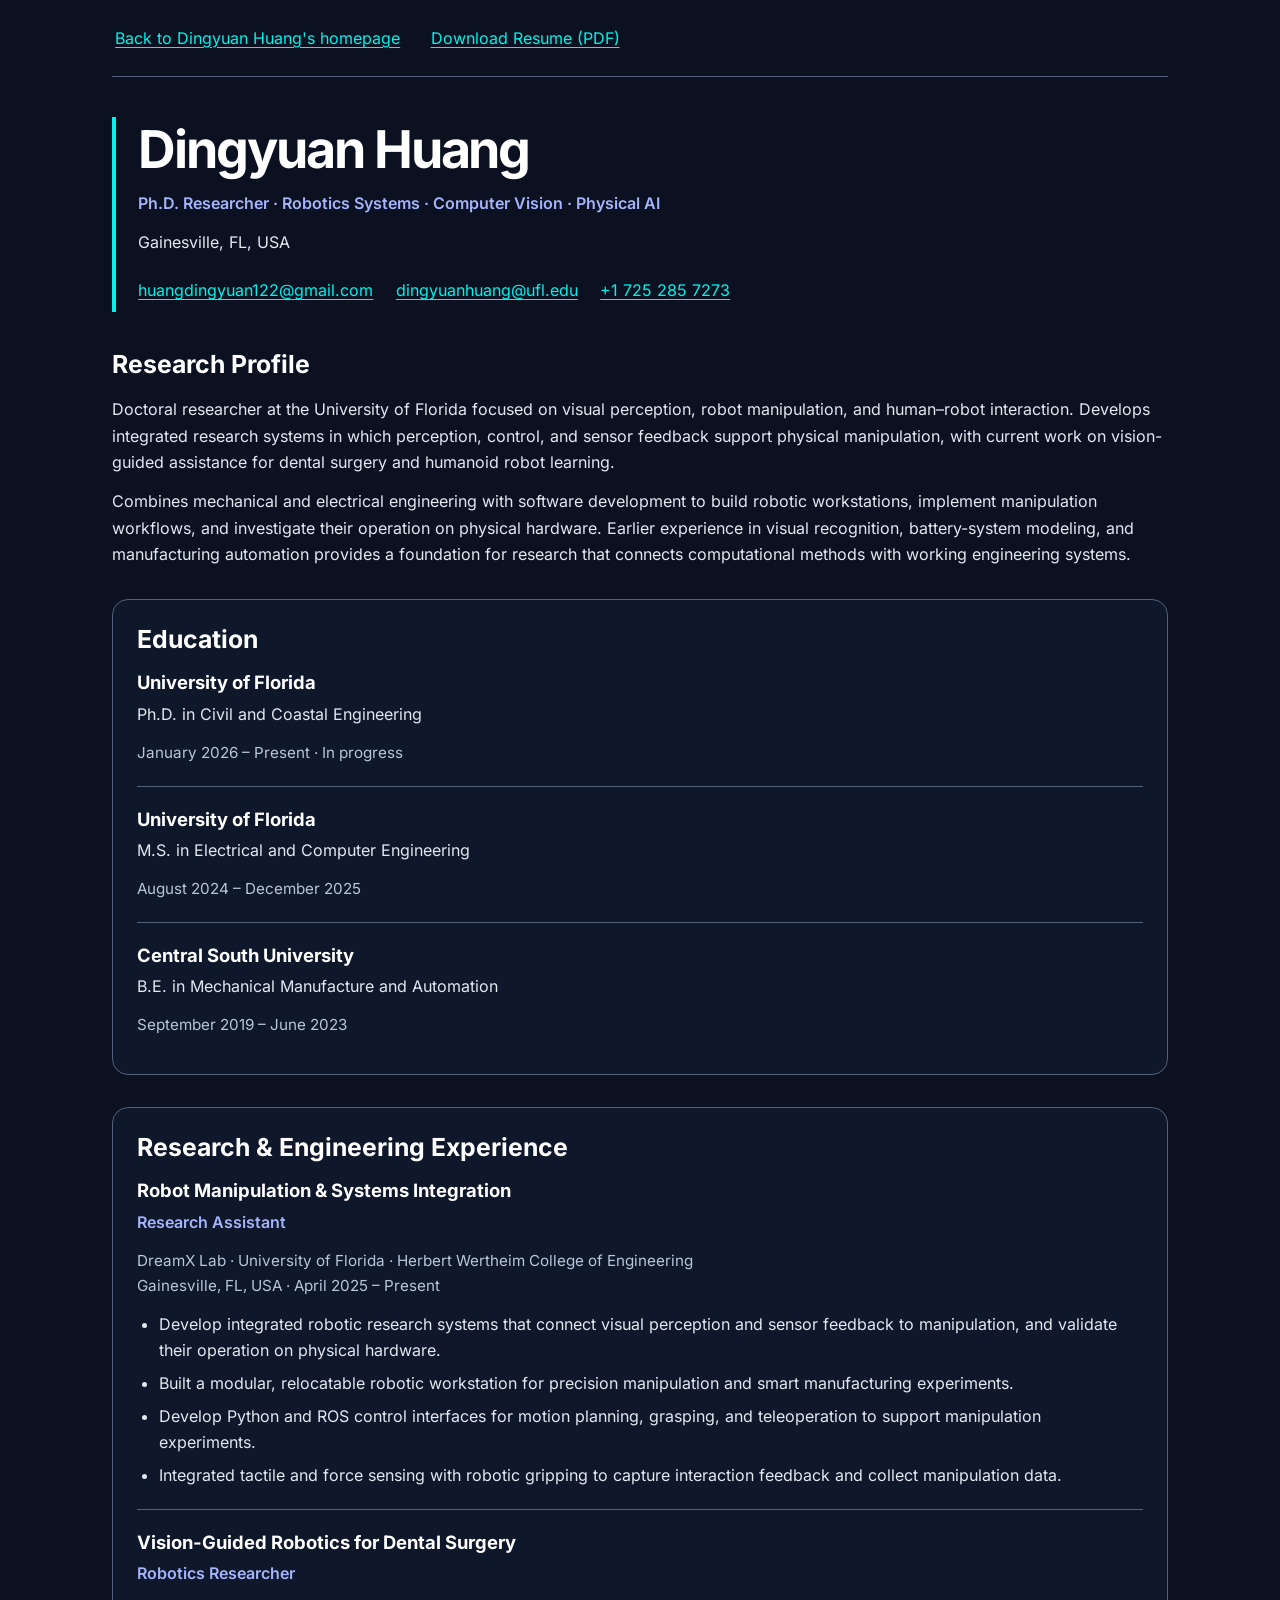
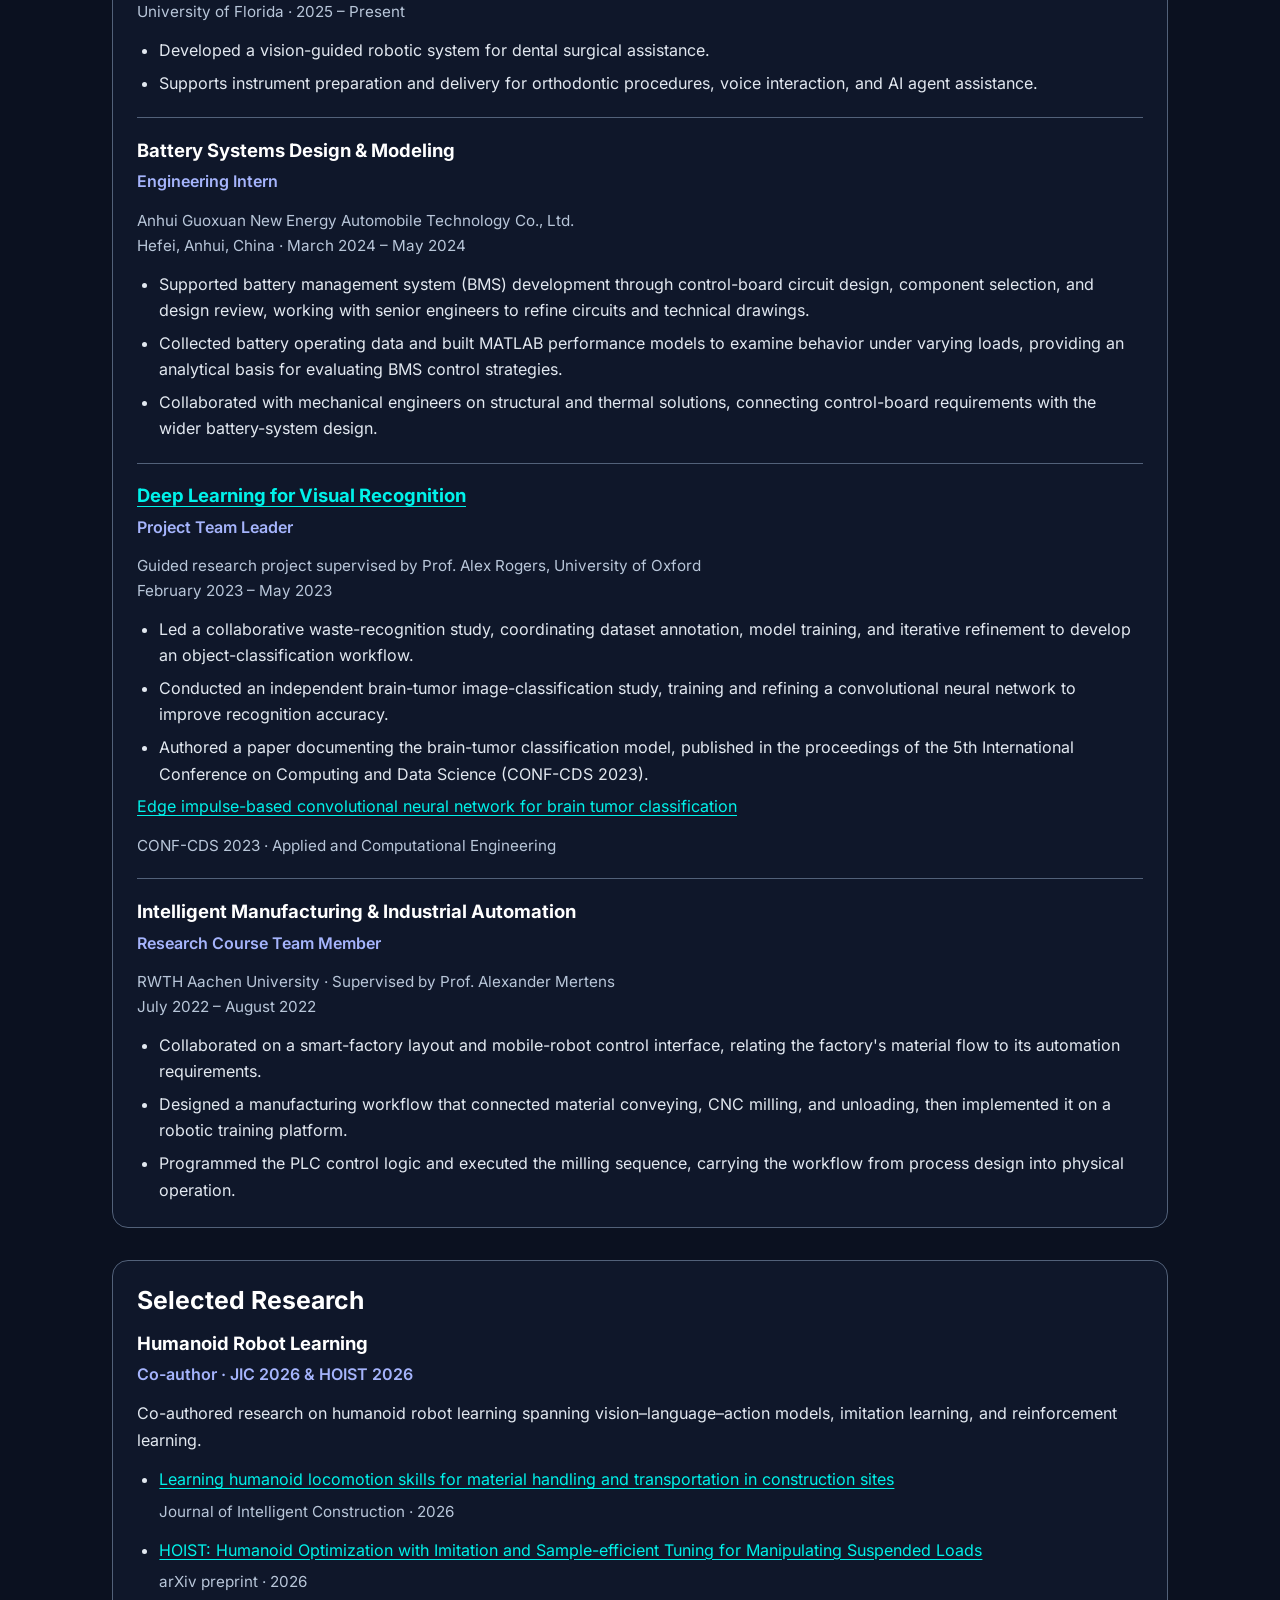
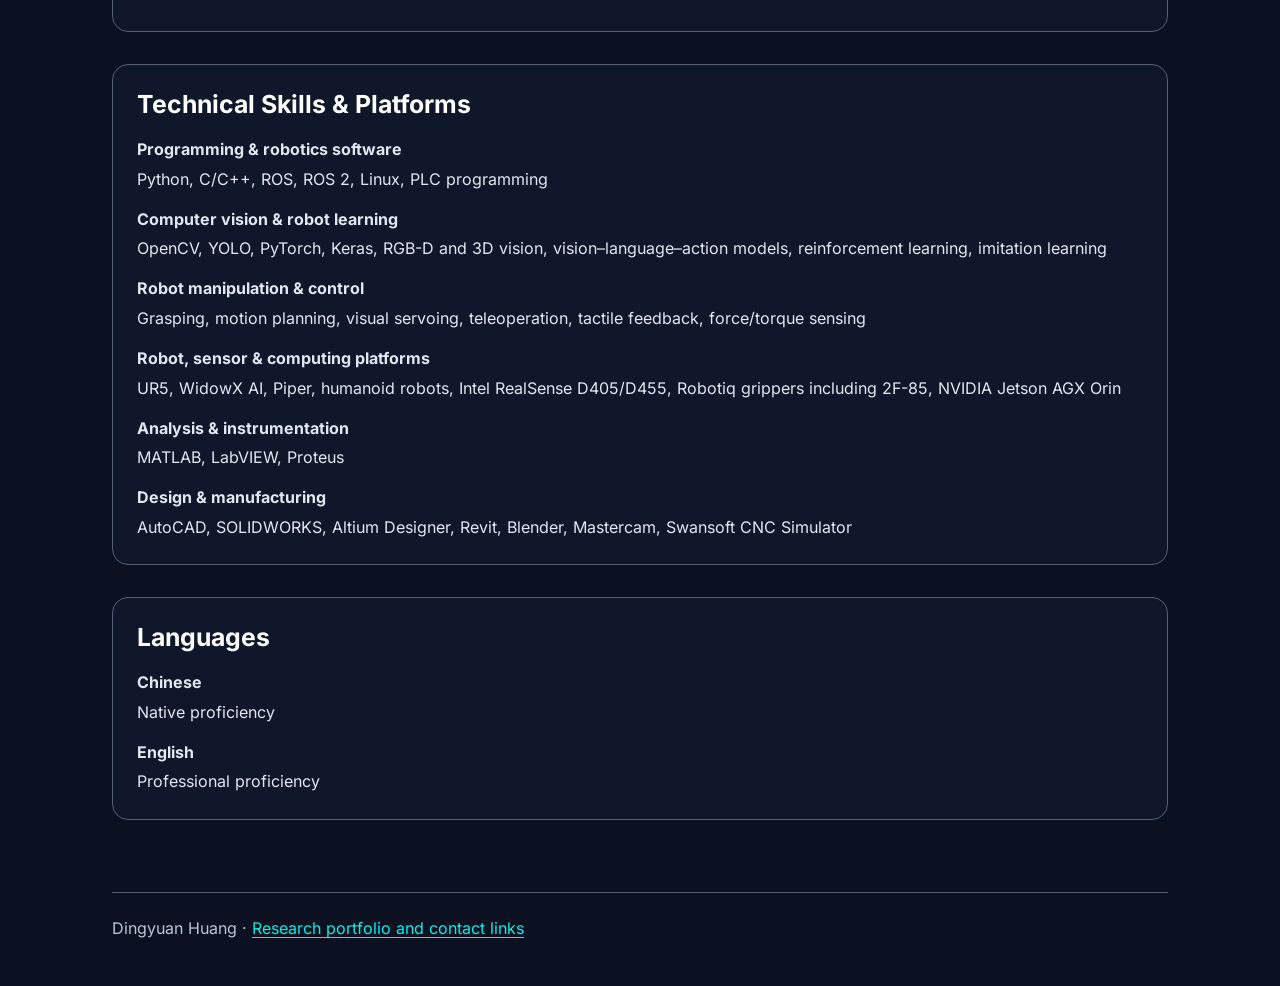
<file: resume.html>
<!DOCTYPE html>
<html lang="en">
<head>
    <meta charset="UTF-8">
    <meta name="viewport" content="width=device-width, initial-scale=1">
    <meta name="description" content="Dingyuan Huang's resume: robotics systems, computer vision, physical AI, dental surgical assistance, humanoid robot learning, and engineering experience.">
    <meta name="theme-color" content="#0b1120">
    <link rel="icon" href="favicon.ico" sizes="16x16 32x32 48x48" type="image/x-icon">
    <link rel="icon" href="favicon-96x96.png" sizes="96x96" type="image/png">
    <link rel="apple-touch-icon" href="apple-touch-icon.png" sizes="180x180">
    <title>Dingyuan Huang | Resume</title>
    <link rel="canonical" href="https://dingyuanhuang.github.io/resume.html">
    <link rel="stylesheet" href="assets/fonts.css">
    <style>
        :root { color-scheme: dark; --background: #0b1120; --surface: #0f172a; --text: #e2e8f0; --muted: #b8c6d9; --accent: #00f2ea; --secondary: #a5b4fc; }
        * { box-sizing: border-box; }
        html { font-size: 100%; }
        body { margin: 0; background: var(--background); color: var(--text); font: 1rem/1.65 Inter, "Segoe UI", Arial, sans-serif; overflow-wrap: anywhere; }
        a { color: var(--accent); text-decoration: underline; text-underline-offset: .2em; }
        a:hover { color: #fff; }
        :focus { outline: 3px solid var(--accent); outline-offset: 4px; }
        .skip-link { position: absolute; top: -100rem; left: 1rem; padding: .7rem 1rem; z-index: 10; background: #fff; color: #0b1120; }
        .skip-link:focus { top: 1rem; }
        .page { width: min(100% - 2rem, 66rem); margin: 0 auto; }
        nav { display: flex; flex-wrap: wrap; gap: .5rem 1.5rem; padding: 1rem 0; border-bottom: 1px solid #526179; }
        nav a { display: inline-flex; align-items: center; min-height: 44px; padding: .4rem .2rem; }
        main { padding: 2.5rem 0; }
        header { border-left: 4px solid var(--accent); padding-left: 1.4rem; margin-bottom: 2.3rem; }
        h1, h2, h3 { line-height: 1.25; color: #fff; }
        h1 { margin: 0 0 .5rem; font-size: clamp(2rem, 5vw, 3.25rem); letter-spacing: -.04em; }
        h2 { margin: 0 0 1rem; font-size: 1.55rem; }
        h3 { margin: 0 0 .35rem; font-size: 1.15rem; }
        p { margin: .4rem 0 .8rem; }
        .subtitle { color: var(--secondary); font-weight: 600; }
        address { font-style: normal; }
        address ul { display: flex; flex-wrap: wrap; align-items: baseline; gap: .25rem 1.4rem; list-style: none; padding: 0; margin: .4rem 0 0; }
        address li { min-width: 0; max-width: 100%; }
        address a { display: inline-flex; align-items: center; min-height: 44px; max-width: 100%; }
        section { margin: 0 0 2rem; }
        .panel { background: var(--surface); border: 1px solid #526179; border-radius: 1rem; padding: 1.5rem; }
        article + article { margin-top: 1.3rem; padding-top: 1.3rem; border-top: 1px solid #526179; }
        .meta { color: var(--muted); font-size: .95rem; }
        .role { font-weight: 600; color: var(--secondary); }
        ul { padding-left: 1.4rem; }
        article li + li { margin-top: .4rem; }
        article ul { margin: .65rem 0 0; }
        dl { margin: 0; }
        dt { font-weight: 700; margin-top: .85rem; }
        dt:first-child { margin-top: 0; }
        dd { margin: .2rem 0 0; }
        footer { color: var(--muted); border-top: 1px solid #526179; padding: 1rem 0 2rem; }
        @media (max-width: 35rem) { .panel { padding: 1.15rem; } header { padding-left: 1rem; } address ul { display: block; } }
        @media (forced-colors: active) { :focus { outline-color: Highlight; } .panel, header, footer, nav { border-color: CanvasText; } }
        @page { size: Letter; margin: .55in; }
        @media print {
            :root { color-scheme: light; }
            body { background: #fff; color: #111; font: 10.5pt/1.38 Arial, sans-serif; }
            .page { width: 100%; }
            .skip-link, nav, footer { display: none; }
            main { padding: 0; }
            header { margin-bottom: 14pt; padding-left: 10pt; border-left-color: #12646b; }
            h1 { color: #111; font-size: 25pt; margin-bottom: 4pt; }
            h2 { color: #111; font-size: 14pt; margin-bottom: 8pt; break-after: avoid; }
            h3 { color: #111; font-size: 11pt; break-after: avoid; }
            .subtitle, .role { color: #253b6e; }
            .meta { color: #333; font-size: 10pt; }
            a { color: #06455e; }
            address a { min-height: 0; }
            address ul { display: flex; }
            .panel { background: transparent; border: 0; border-radius: 0; padding: 0; }
            section { margin-bottom: 15pt; }
            article { break-inside: avoid; }
            article + article { margin-top: 10pt; padding-top: 9pt; border-top-color: #9aa2af; }
            p { margin: 3pt 0 6pt; }
            article ul { margin-top: 5pt; }
            article li + li { margin-top: 3pt; }
            dt { margin-top: 6pt; }
            dl { break-inside: avoid; }
        }
    </style>
    <link rel="stylesheet" href="assets/page-transitions.css">
    <script defer src="assets/page-transitions.js"></script>
</head>
<body>
    <a class="skip-link" href="#resume">Skip to resume</a>
    <div class="page">
        <nav aria-label="Resume navigation">
            <a href="index.html">Back to Dingyuan Huang's homepage</a>
            <a href="Resume.pdf" download="Dingyuan-Huang-Resume.pdf">Download Resume (PDF)</a>
        </nav>
        <main id="resume" tabindex="-1">
            <header>
                <h1>Dingyuan Huang</h1>
                <p class="subtitle">Ph.D. Researcher · Robotics Systems · Computer Vision · Physical AI</p>
                <address>
                    <p>Gainesville, FL, USA</p>
                    <ul>
                        <li><a href="mailto:huangdingyuan122@gmail.com">huangdingyuan122@gmail.com</a></li>
                        <li><a href="mailto:dingyuanhuang@ufl.edu">dingyuanhuang@ufl.edu</a></li>
                        <li><a href="tel:+17252857273">+1 725 285 7273</a></li>
                    </ul>
                </address>
            </header>

            <section aria-labelledby="profile-heading">
                <h2 id="profile-heading">Research Profile</h2>
                <p>Doctoral researcher at the University of Florida focused on visual perception, robot manipulation, and human–robot interaction. Develops integrated research systems in which perception, control, and sensor feedback support physical manipulation, with current work on vision-guided assistance for dental surgery and humanoid robot learning.</p>
                <p>Combines mechanical and electrical engineering with software development to build robotic workstations, implement manipulation workflows, and investigate their operation on physical hardware. Earlier experience in visual recognition, battery-system modeling, and manufacturing automation provides a foundation for research that connects computational methods with working engineering systems.</p>
            </section>

            <section class="panel" aria-labelledby="education-heading">
                <h2 id="education-heading">Education</h2>
                <article>
                    <h3>University of Florida</h3>
                    <p>Ph.D. in Civil and Coastal Engineering</p>
                    <p class="meta"><time datetime="2026-01">January 2026</time> – Present · In progress</p>
                </article>
                <article>
                    <h3>University of Florida</h3>
                    <p>M.S. in Electrical and Computer Engineering</p>
                    <p class="meta"><time datetime="2024-08">August 2024</time> – <time datetime="2025-12">December 2025</time></p>
                </article>
                <article>
                    <h3>Central South University</h3>
                    <p>B.E. in Mechanical Manufacture and Automation</p>
                    <p class="meta"><time datetime="2019-09">September 2019</time> – <time datetime="2023-06">June 2023</time></p>
                </article>
            </section>

            <section class="panel" aria-labelledby="experience-heading">
                <h2 id="experience-heading">Research &amp; Engineering Experience</h2>
                <article>
                    <h3>Robot Manipulation &amp; Systems Integration</h3>
                    <p class="role">Research Assistant</p>
                    <p class="meta">DreamX Lab · University of Florida · Herbert Wertheim College of Engineering<br>Gainesville, FL, USA · <time datetime="2025-04">April 2025</time> – Present</p>
                    <ul>
                        <li>Develop integrated robotic research systems that connect visual perception and sensor feedback to manipulation, and validate their operation on physical hardware.</li>
                        <li>Built a modular, relocatable robotic workstation for precision manipulation and smart manufacturing experiments.</li>
                        <li>Develop Python and ROS control interfaces for motion planning, grasping, and teleoperation to support manipulation experiments.</li>
                        <li>Integrated tactile and force sensing with robotic gripping to capture interaction feedback and collect manipulation data.</li>
                    </ul>
                </article>
                <article>
                    <h3>Vision-Guided Robotics for Dental Surgery</h3>
                    <p class="role">Robotics Researcher</p>
                    <p class="meta">University of Florida · <time datetime="2025">2025</time> – Present</p>
                    <ul>
                        <li>Developed a vision-guided robotic system for dental surgical assistance.</li>
                        <li>Supports instrument preparation and delivery for orthodontic procedures, voice interaction, and AI agent assistance.</li>
                    </ul>
                </article>
                <article>
                    <h3>Battery Systems Design &amp; Modeling</h3>
                    <p class="role">Engineering Intern</p>
                    <p class="meta">Anhui Guoxuan New Energy Automobile Technology Co., Ltd.<br>Hefei, Anhui, China · <time datetime="2024-03">March 2024</time> – <time datetime="2024-05">May 2024</time></p>
                    <ul>
                        <li>Supported battery management system (BMS) development through control-board circuit design, component selection, and design review, working with senior engineers to refine circuits and technical drawings.</li>
                        <li>Collected battery operating data and built MATLAB performance models to examine behavior under varying loads, providing an analytical basis for evaluating BMS control strategies.</li>
                        <li>Collaborated with mechanical engineers on structural and thermal solutions, connecting control-board requirements with the wider battery-system design.</li>
                    </ul>
                </article>
                <article>
                    <h3><a href="https://ace.ewapub.com/article/view/4684">Deep Learning for Visual Recognition</a></h3>
                    <p class="role">Project Team Leader</p>
                    <p class="meta">Guided research project supervised by Prof. Alex Rogers, University of Oxford<br><time datetime="2023-02">February 2023</time> – <time datetime="2023-05">May 2023</time></p>
                    <ul>
                        <li>Led a collaborative waste-recognition study, coordinating dataset annotation, model training, and iterative refinement to develop an object-classification workflow.</li>
                        <li>Conducted an independent brain-tumor image-classification study, training and refining a convolutional neural network to improve recognition accuracy.</li>
                        <li>Authored a paper documenting the brain-tumor classification model, published in the proceedings of the 5th International Conference on Computing and Data Science (CONF-CDS 2023).</li>
                    </ul>
                    <p><a href="https://ace.ewapub.com/article/view/4684">Edge impulse-based convolutional neural network for brain tumor classification</a></p>
                    <p class="meta">CONF-CDS 2023 · Applied and Computational Engineering</p>
                </article>
                <article>
                    <h3>Intelligent Manufacturing &amp; Industrial Automation</h3>
                    <p class="role">Research Course Team Member</p>
                    <p class="meta">RWTH Aachen University · Supervised by Prof. Alexander Mertens<br><time datetime="2022-07">July 2022</time> – <time datetime="2022-08">August 2022</time></p>
                    <ul>
                        <li>Collaborated on a smart-factory layout and mobile-robot control interface, relating the factory's material flow to its automation requirements.</li>
                        <li>Designed a manufacturing workflow that connected material conveying, CNC milling, and unloading, then implemented it on a robotic training platform.</li>
                        <li>Programmed the PLC control logic and executed the milling sequence, carrying the workflow from process design into physical operation.</li>
                    </ul>
                </article>
            </section>

            <section class="panel" aria-labelledby="selected-research-heading">
                <h2 id="selected-research-heading">Selected Research</h2>
                <article>
                    <h3>Humanoid Robot Learning</h3>
                    <p class="role">Co-author · JIC 2026 &amp; HOIST 2026</p>
                    <p>Co-authored research on humanoid robot learning spanning vision–language–action models, imitation learning, and reinforcement learning.</p>
                    <ul>
                        <li>
                            <a href="https://www.sciopen.com/article/10.26599/JIC.2026.9180110">Learning humanoid locomotion skills for material handling and transportation in construction sites</a>
                            <p class="meta">Journal of Intelligent Construction · 2026</p>
                        </li>
                        <li>
                            <a href="https://arxiv.org/abs/2606.00252">HOIST: Humanoid Optimization with Imitation and Sample-efficient Tuning for Manipulating Suspended Loads</a>
                            <p class="meta">arXiv preprint · 2026</p>
                        </li>
                    </ul>
                </article>
            </section>

            <section class="panel" aria-labelledby="skills-heading">
                <h2 id="skills-heading">Technical Skills &amp; Platforms</h2>
                <dl>
                    <dt>Programming &amp; robotics software</dt>
                    <dd>Python, C/C++, ROS, ROS 2, Linux, PLC programming</dd>
                    <dt>Computer vision &amp; robot learning</dt>
                    <dd>OpenCV, YOLO, PyTorch, Keras, RGB-D and 3D vision, vision–language–action models, reinforcement learning, imitation learning</dd>
                    <dt>Robot manipulation &amp; control</dt>
                    <dd>Grasping, motion planning, visual servoing, teleoperation, tactile feedback, force/torque sensing</dd>
                    <dt>Robot, sensor &amp; computing platforms</dt>
                    <dd>UR5, WidowX AI, Piper, humanoid robots, Intel RealSense D405/D455, Robotiq grippers including 2F-85, NVIDIA Jetson AGX Orin</dd>
                    <dt>Analysis &amp; instrumentation</dt>
                    <dd>MATLAB, LabVIEW, Proteus</dd>
                    <dt>Design &amp; manufacturing</dt>
                    <dd>AutoCAD, SOLIDWORKS, Altium Designer, Revit, Blender, Mastercam, Swansoft CNC Simulator</dd>
                </dl>
            </section>

            <section class="panel" aria-labelledby="languages-heading">
                <h2 id="languages-heading">Languages</h2>
                <dl>
                    <dt>Chinese</dt>
                    <dd>Native proficiency</dd>
                    <dt>English</dt>
                    <dd>Professional proficiency</dd>
                </dl>
            </section>
        </main>
        <footer>
            <p>Dingyuan Huang · <a href="index.html">Research portfolio and contact links</a></p>
        </footer>
    </div>
</body>
</html>
</file>
<file: assets/fonts.css>
@font-face {
  font-family: 'Inter';
  font-style: normal;
  font-weight: 300;
  font-display: swap;
  src: url(fonts/inter-0.woff2) format('woff2');
  unicode-range: U+0000-00FF, U+0131, U+0152-0153, U+02BB-02BC, U+02C6, U+02DA, U+02DC, U+0304, U+0308, U+0329, U+2000-206F, U+20AC, U+2122, U+2191, U+2193, U+2212, U+2215, U+FEFF, U+FFFD;
}
@font-face {
  font-family: 'Inter';
  font-style: normal;
  font-weight: 400;
  font-display: swap;
  src: url(fonts/inter-0.woff2) format('woff2');
  unicode-range: U+0000-00FF, U+0131, U+0152-0153, U+02BB-02BC, U+02C6, U+02DA, U+02DC, U+0304, U+0308, U+0329, U+2000-206F, U+20AC, U+2122, U+2191, U+2193, U+2212, U+2215, U+FEFF, U+FFFD;
}
@font-face {
  font-family: 'Inter';
  font-style: normal;
  font-weight: 600;
  font-display: swap;
  src: url(fonts/inter-0.woff2) format('woff2');
  unicode-range: U+0000-00FF, U+0131, U+0152-0153, U+02BB-02BC, U+02C6, U+02DA, U+02DC, U+0304, U+0308, U+0329, U+2000-206F, U+20AC, U+2122, U+2191, U+2193, U+2212, U+2215, U+FEFF, U+FFFD;
}
@font-face {
  font-family: 'Inter';
  font-style: normal;
  font-weight: 700;
  font-display: swap;
  src: url(fonts/inter-0.woff2) format('woff2');
  unicode-range: U+0000-00FF, U+0131, U+0152-0153, U+02BB-02BC, U+02C6, U+02DA, U+02DC, U+0304, U+0308, U+0329, U+2000-206F, U+20AC, U+2122, U+2191, U+2193, U+2212, U+2215, U+FEFF, U+FFFD;
}
@font-face {
  font-family: 'JetBrains Mono';
  font-style: normal;
  font-weight: 400;
  font-display: swap;
  src: url(fonts/jetbrains-mono-1.woff2) format('woff2');
  unicode-range: U+0000-00FF, U+0131, U+0152-0153, U+02BB-02BC, U+02C6, U+02DA, U+02DC, U+0304, U+0308, U+0329, U+2000-206F, U+20AC, U+2122, U+2191, U+2193, U+2212, U+2215, U+FEFF, U+FFFD;
}
@font-face {
  font-family: 'JetBrains Mono';
  font-style: normal;
  font-weight: 700;
  font-display: swap;
  src: url(fonts/jetbrains-mono-1.woff2) format('woff2');
  unicode-range: U+0000-00FF, U+0131, U+0152-0153, U+02BB-02BC, U+02C6, U+02DA, U+02DC, U+0304, U+0308, U+0329, U+2000-206F, U+20AC, U+2122, U+2191, U+2193, U+2212, U+2215, U+FEFF, U+FFFD;
}
</file>
<file: assets/page-transitions.css>
/* Finite enhancements: content is fully visible unless JavaScript starts a transition. */
.page-entering main,
.page-entering footer {
    animation: site-page-enter-fade 300ms ease-out both;
}
.page-exiting main,
.page-exiting footer {
    animation: site-page-exit-fade 180ms ease-in both;
}
/* The resume has no moving starfield or nested scroll reveals. */
.page-entering .page > main,
.page-entering .page > footer {
    animation-name: site-page-enter;
}
.page-exiting .page > main,
.page-exiting .page > footer {
    animation-name: site-page-exit;
}
.page-link-active {
    box-shadow: 0 0 0 3px rgb(0 242 234 / 25%);
}
@keyframes site-page-enter-fade {
    from { opacity: .72; }
    to { opacity: 1; }
}
@keyframes site-page-exit-fade {
    from { opacity: 1; }
    to { opacity: .45; }
}
@keyframes site-page-enter {
    from { opacity: .72; transform: translateY(8px); }
    to { opacity: 1; transform: none; }
}
@keyframes site-page-exit {
    from { opacity: 1; transform: none; }
    to { opacity: .45; transform: translateY(-6px); }
}
html[data-motion="paused"]:is(.page-entering, .page-exiting) :is(main, footer) {
    animation: none !important;
    opacity: 1 !important;
    transform: none !important;
}
@media (prefers-reduced-motion: reduce), print {
    :is(.page-entering, .page-exiting) :is(main, footer) {
        animation: none !important;
        opacity: 1 !important;
        transform: none !important;
    }
    .page-link-active { box-shadow: none !important; }
}
</file>
<file: assets/site-custom.css>
/* Theme extensions. The original Tailwind layout is retained in tailwind.css. */
:root { color-scheme: dark; --focus: #00f2ea; }
html { scroll-padding-top: var(--header-offset, 6rem); }
html[data-motion="running"] { scroll-behavior: smooth; }
body { overflow-x: clip; isolation: isolate; overflow-wrap: anywhere; }
[hidden] { display: none !important; }
main, section, footer { scroll-margin-top: 0; }
main:focus { outline: none; }
a, button { -webkit-tap-highlight-color: transparent; }
button, .social-link { min-width: 44px; min-height: 44px; }
a:focus-visible, button:focus-visible, [tabindex]:focus-visible {
    outline: 3px solid var(--focus); outline-offset: 4px; border-radius: 4px;
}
.skip-link {
    position: fixed; top: .5rem; left: .5rem; z-index: 100;
    padding: .75rem 1rem; color: #0b1120; background: #00f2ea;
    font-weight: 700; border-radius: .375rem; transform: translateY(-200%);
}
.skip-link:focus { transform: translateY(0); }
.sr-only {
    position: absolute; width: 1px; height: 1px; padding: 0; margin: -1px;
    overflow: hidden; clip: rect(0, 0, 0, 0); white-space: nowrap; border: 0;
}
/* Original starfield intensity; site.js protects text locally on the canvas. */
#canvas-bg { position: fixed; inset: 0; width: 100%; height: 100%; z-index: -1; pointer-events: none; }
.glass-panel {
    background: rgba(15, 23, 42, .88); backdrop-filter: blur(12px);
    -webkit-backdrop-filter: blur(12px); border: 1px solid rgba(255,255,255,.1);
    box-shadow: 0 4px 30px rgba(0,0,0,.1);
    transition: transform .3s ease, border-color .3s ease, box-shadow .3s ease;
}
.reveal { opacity: 1; transform: translateY(0); transition: transform .3s ease, border-color .3s ease, box-shadow .3s ease; transition-delay: 0ms !important; }
.reveal-pending {
    opacity: 0; transform: translateY(var(--reveal-shift, 24px));
    transition: none;
}
.reveal.active { opacity: 1; transform: translateY(0); }
.reveal.reveal-entering { transition: none; }
.reveal:focus-within { opacity: 1; transform: none; }
@media (hover: hover) {
    .glass-panel:hover, .glass-panel.reveal.active:hover {
        transform: translateY(-5px); border-color: rgba(0,242,234,.4);
        box-shadow: 0 10px 40px -10px rgba(0,242,234,.15);
    }
}
.glass-panel:focus-within { border-color: #00f2ea; }
/* Let enlarged text and tablet widths reduce the column count naturally. */
#research .grid { grid-template-columns: repeat(auto-fit, minmax(min(100%, 18rem), 1fr)); }
#projects .grid { grid-template-columns: repeat(auto-fit, minmax(min(100%, max(24rem, 45%)), 1fr)); }
#projects .grid > [class~="md:col-span-2"] { grid-column: 1 / -1; }
#education .glass-panel > .flex { flex-wrap: wrap; gap: 1rem; }
#education .education-school { flex: 1 1 16rem; min-width: 0; flex-wrap: wrap; }
#education .education-school > [aria-hidden="true"] { flex-shrink: 0; }
#education .education-school > div:last-child { flex: 1 1 10rem; min-width: 0; }
#education .education-school + [data-i18n="in_progress"] { flex: none; max-width: 100%; }
@keyframes shimmer { to { transform: translateX(100%); } }
@keyframes orbit { to { transform: translate(-50%, -50%) rotate(360deg); } }
.avatar-frame { width: 100%; max-width: 28rem; margin-inline: auto; min-width: 0; }
.avatar-orbits { position: absolute; inset: -7%; overflow: clip; pointer-events: none; }
.avatar-ring {
    position: absolute; top: 50%; left: 50%; width: 100%; aspect-ratio: 1;
    border: 1px solid rgba(0,242,234,.2); border-radius: 50%;
    transform: translate(-50%, -50%); animation: orbit 15s linear infinite;
    pointer-events: none;
}
.avatar-ring.inner { width: 93%; border-style: dashed; border-color: rgba(165,180,252,.3); animation-direction: reverse; animation-duration: 20s; }
.avatar-frame picture { display: block; width: 100%; height: 100%; }
.avatar-frame img { width: 100%; height: 100%; object-fit: cover; }
.avatar-frame .glass-panel { left: clamp(16px, 1.5rem, 24px); bottom: clamp(16px, 1.5rem, 24px); max-width: calc(100% - 48px); padding: .5rem .75rem; }
.avatar-frame .glass-panel > div { min-width: 0; }
.shimmer { pointer-events: none; }
.work-link:hover .shimmer, .work-link:focus-visible .shimmer { animation: shimmer 1.5s infinite; }
.timeline-dot { position: absolute; left: .625rem; top: 1.5rem; width: .75rem; height: .75rem; border-radius: 50%; background: #94a3b8; z-index: 10; }
@media (min-width: 768px) { .timeline-dot { left: 2.625rem; } }
.nav-row { height: auto; min-height: 4rem; flex-wrap: wrap; gap: .5rem; padding-block: .5rem; }
.nav-controls { flex-wrap: wrap; justify-content: flex-end; max-width: 100%; margin-left: auto; }
.nav-control { display: inline-flex; align-items: center; justify-content: center; gap: .45rem; padding: .35rem .65rem; border: 1px solid #94a3b8; border-radius: .375rem; color: #e2e8f0; background: #0b1120; font-size: .875rem; line-height: 1.4; }
.nav-control { flex-shrink: 0; }
.nav-control:hover { color: #00f2ea; border-color: #00f2ea; }
nav[aria-label] { transition: background-color .25s ease, border-color .25s ease, box-shadow .25s ease; }
nav.nav-scrolled { background-color: rgba(11,17,32,.98); border-bottom-color: rgba(0,242,234,.22); box-shadow: 0 12px 35px rgba(0,0,0,.32); }
.reading-progress { position: absolute; left: 0; bottom: -1px; width: 100%; height: 3px; pointer-events: none; background: linear-gradient(90deg,#00f2ea,#a5b4fc); box-shadow: 0 0 12px rgba(0,242,234,.55); transform: scaleX(0); transform-origin: left center; }
.desktop-nav a, #mobile-menu a { position: relative; }
.desktop-nav a::after, #mobile-menu a::after { content: ''; position: absolute; left: .75rem; right: .75rem; bottom: .2rem; height: 2px; border-radius: 2px; background: linear-gradient(90deg,#00f2ea,#a5b4fc); transform: scaleX(0); transform-origin: left; transition: transform .25s ease; }
.desktop-nav a.is-current, #mobile-menu a.is-current { color: #00f2ea; background: rgba(0,242,234,.08); }
.desktop-nav a.is-current::after, #mobile-menu a.is-current::after { transform: scaleX(1); }
.nav-control:active, .desktop-nav a:active, #mobile-menu a:active { transform: translateY(1px); }
#mobile-menu { max-height: calc(100dvh - 65px); overflow-y: auto; }
#mobile-menu.open { animation: menu-in .2s ease-out; }
@keyframes menu-in { from { opacity: 0; transform: translateY(-6px); } to { opacity: 1; transform: translateY(0); } }
.text-link { text-decoration: underline; text-underline-offset: .22em; }
.project-title-link { text-decoration: underline; text-decoration-thickness: 1px; text-underline-offset: .2em; }
.project-title-link:hover { color: #00f2ea; }
.project-publications { margin-top: 1.5rem; padding-top: 1rem; border-top: 1px solid rgba(255,255,255,.1); }
.publication-label { color: #e2e8f0; font-size: .875rem; font-weight: 600; }
.publication-list { list-style: none; padding: 0; margin: .75rem 0 0; }
.publication-list li + li { margin-top: 1rem; }
.publication-link { display: block; color: #67e8f9; font-size: .875rem; line-height: 1.6; text-decoration: underline; text-underline-offset: .2em; }
.publication-link:hover { color: #fff; }
.publication-meta { display: block; margin-top: .25rem; color: #b8c6d9; font-size: .75rem; line-height: 1.5; }
.no-js-note { padding: .75rem 1rem; color: #cbd5e1; background: #0f172a; }
html:not(.js) nav { position: static; }
html:not(.js) #mobile-menu { display: block; }
html.js #about { padding-top: max(7rem, calc(var(--header-offset, 80px) + 2rem)); }
@media (min-width: 768px) {
    html.js #about { padding-top: max(8rem, calc(var(--header-offset, 80px) + 2rem)); }
}
@media (min-width: 1024px) {
    #about > div { grid-template-columns: minmax(0, 7fr) minmax(0, 5fr); column-gap: 64px; }
    #about > div > div { grid-column: auto; min-width: 0; }
}
html[data-motion="paused"] *, html[data-motion="paused"] *::before, html[data-motion="paused"] *::after {
    animation-play-state: paused !important; transition: none !important;
}
html[data-motion="paused"] { scroll-behavior: auto; }
html[data-motion="paused"] .reveal { opacity: 1; transform: none; }
@media (prefers-reduced-motion: reduce) {
    html:not([data-motion="running"]) { scroll-behavior: auto !important; }
    html:not([data-motion="running"]) *, html:not([data-motion="running"]) *::before, html:not([data-motion="running"]) *::after { animation: none !important; transition: none !important; }
    html:not([data-motion="running"]) .reveal { opacity: 1 !important; transform: none !important; }
}
@media (max-width: 639px) {
    .avatar-frame { max-width: min(21rem, calc(100vw - 4rem)); }
    #typewriter-name { overflow-wrap: anywhere; }
    .nav-control { padding-inline: .5rem; font-size: .8125rem; }
    #education > div { padding-inline: clamp(16px, 1rem, 24px); }
    #education .pl-12 { padding-left: clamp(40px, 2.5rem, 64px); }
    #education .glass-panel { padding: clamp(16px, 1.5rem, 24px); }
    .education-school { flex-wrap: wrap; gap: 12px; }
    .education-school > div:last-child { flex: 1 1 8rem; min-width: 0; }
}
#education .flex > p, #education .flex > div { min-width: 0; }
@media (forced-colors: active) {
    #canvas-bg, .avatar-ring { display: none; }
    .glass-panel, .nav-control { border: 1px solid CanvasText; }
    .text-transparent { color: CanvasText !important; background: none !important; }
    a:focus-visible, button:focus-visible { outline-color: Highlight; }
    .reading-progress { background: Highlight; box-shadow: none; }
    .desktop-nav a.is-current, #mobile-menu a.is-current { color: LinkText; outline: 1px solid Highlight; }
    .desktop-nav a.is-current::after, #mobile-menu a.is-current::after { background: Highlight; }
}
@media print {
    :root { color-scheme: light; }
    body { background: #fff !important; color: #111 !important; }
    body * {
        color: #111 !important; background-color: transparent !important;
        background-image: none !important; box-shadow: none !important; text-shadow: none !important;
        animation: none !important; transition: none !important;
    }
    nav, .skip-link, #canvas-bg, #site-status, .avatar-orbits, .avatar-frame .glass-panel, .shimmer { display: none !important; }
    .reveal { opacity: 1 !important; transform: none !important; }
    #about { min-height: 0; padding-top: 1.5rem !important; }
    main section, footer { padding-block: 1.5rem !important; }
    #research .grid, #projects .grid { grid-template-columns: 1fr; }
    .glass-panel { backdrop-filter: none; -webkit-backdrop-filter: none; border-color: #aaa; break-inside: avoid; }
    h1, h2, h3 { break-after: avoid; }
    a { text-decoration: underline; }
}
</file>
